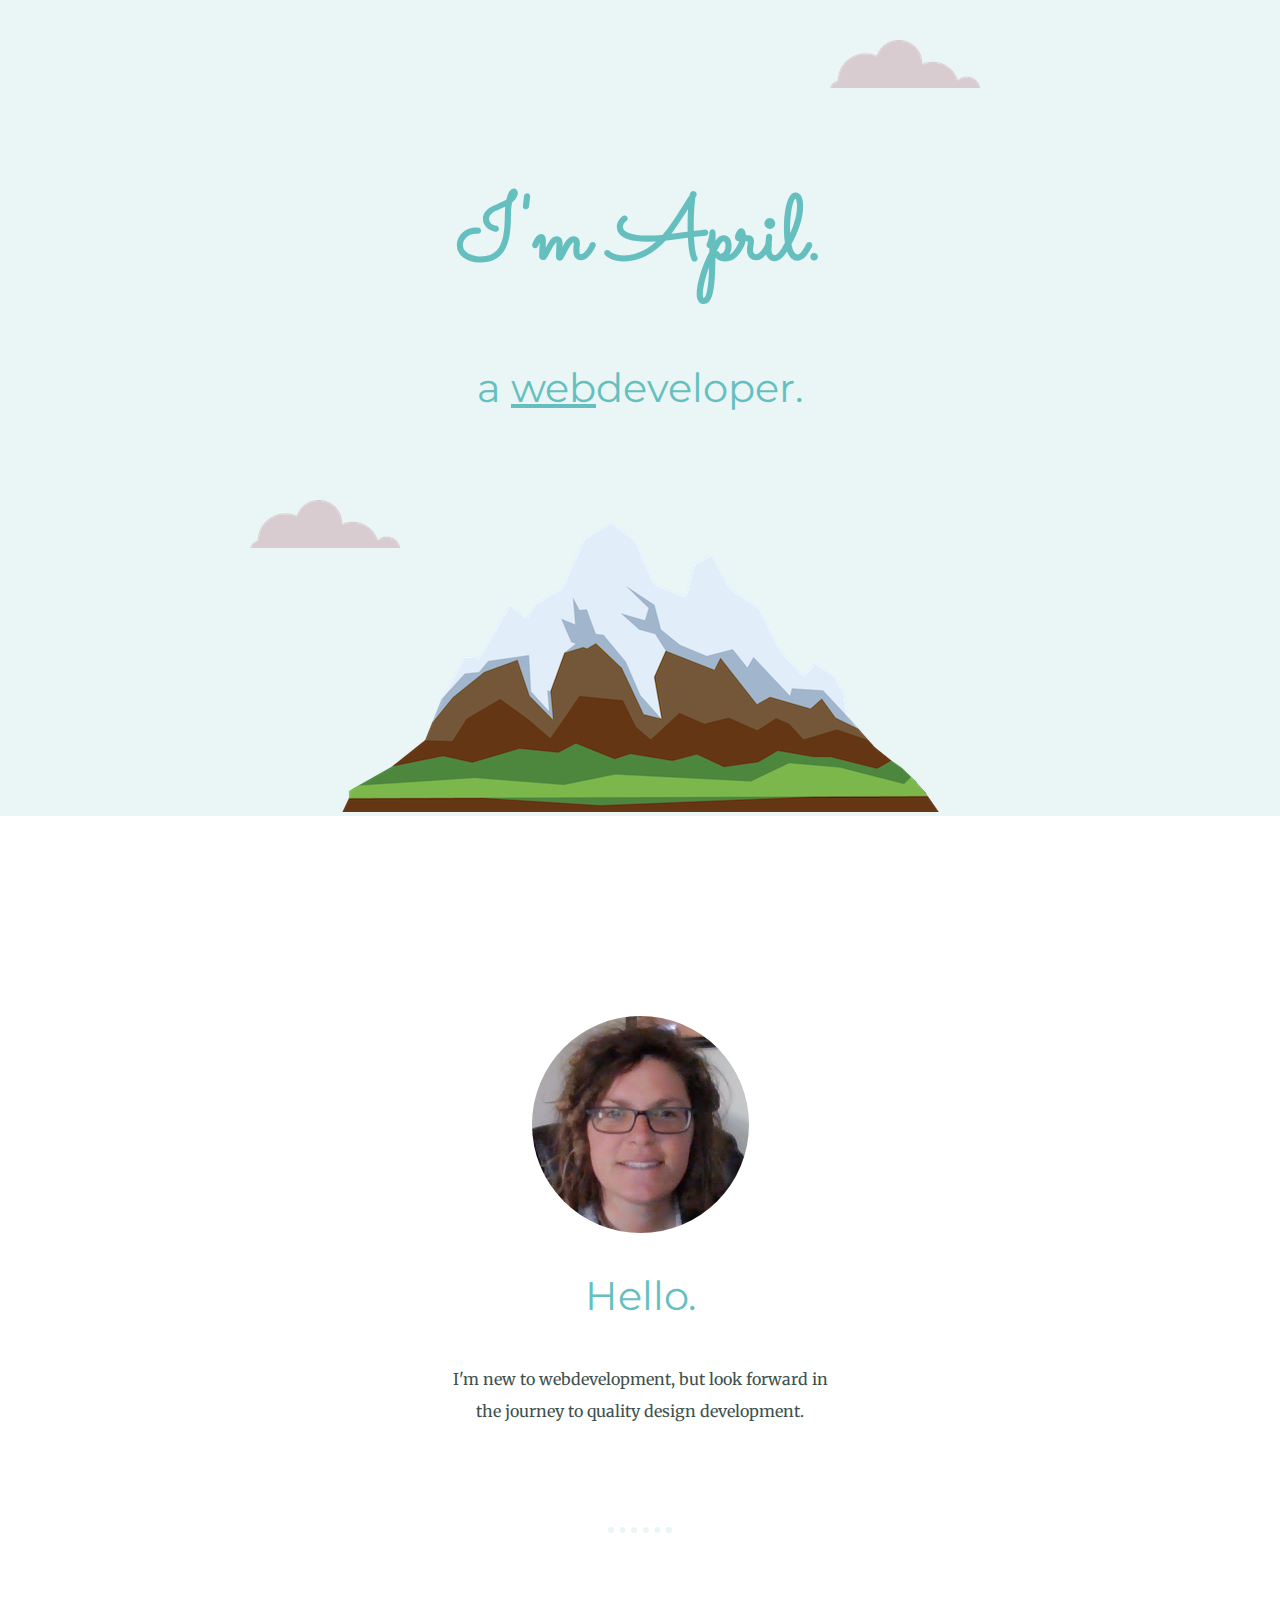
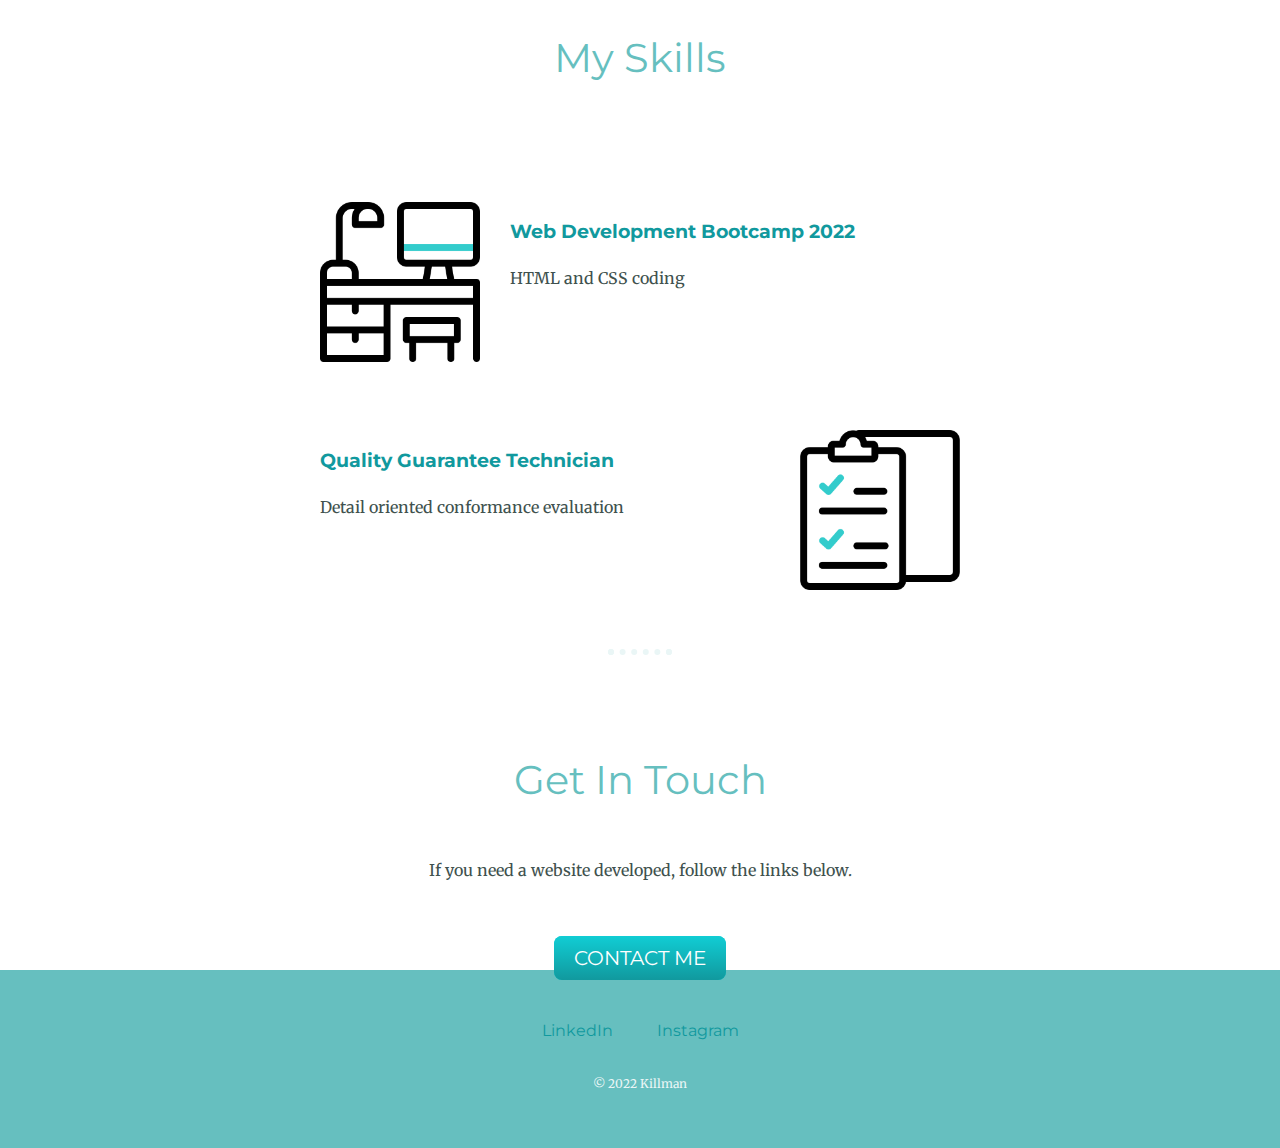
<file: CSS - My Site/index.html>
<!DOCTYPE html>
<html lang="en" dir="ltr">
  <head>
    <meta charset="utf-8">
    <title>April Killman</title>
    <link rel="stylesheet" href="css/styles.css">
    <link rel="icon" href="favicon (5).ico">
    <link rel="preconnect" href="https://fonts.googleapis.com">
    <link rel="preconnect" href="https://fonts.gstatic.com" crossorigin>
    <link href="https://fonts.googleapis.com/css2?family=Merriweather&family=Montserrat&family=Sacramento&display=swap" rel="stylesheet">
  </head>
<style>
</style>


  <body>
    <div class="top-container">
      <img class="top-cloud" src="images/cloud.png" alt="cloud.img">
      <h1>I'm April.</h1>
      <h2>a <span class="web">web</span>developer.</h2>
      <img class="bottom-cloud" src="images/cloud.png" alt="cloud-images">
      <img src="images/mountain.png" alt="mountain-img">
    </div>
    <div class="middle-container">
        <img class="april-picture" src="images/profile pic-modified.png" alt="april-picture">
        <h2>Hello.</h2>
        <p class="the-journey">I'm new to webdevelopment, but look forward in the journey to quality design development.</p>
      </div>
      <hr>
      <div class="skills">
      </div>
        <h2>My Skills</h2>
        <div class="skill-row">
          <img class="workplace-img"src="images/workplace.png"alt="workplace.img">
          <h3>Web Development Bootcamp 2022</h3>
          <p class="coding-skills">HTML and CSS coding</p>
        </div>
        <div class="skill-row">
          <img class="checklist-img"src="images/checklist.png"alt="checklist-img">
          <h3>Quality Guarantee Technician</h3>
          <p class="detail-evaluation">Detail oriented conformance evaluation</p>
        </div>
      <hr>
        <h2>Get In Touch</h2>
        <p class="contact-message">If you need a website developed, follow the links below.</p>
        <a class="btn"href="Contact Me.html">CONTACT ME</a>

    <div class="bottom-container">
      <a href="https://www.linkedin.com/in/april-killman-979966225/">LinkedIn</a>
      <a href="https://instagram.com/ficuldjstkllman?r=nametag">Instagram</a>

      <p class="copyright-name"> © 2022 Killman</p>
    </div>







</html>
</file>
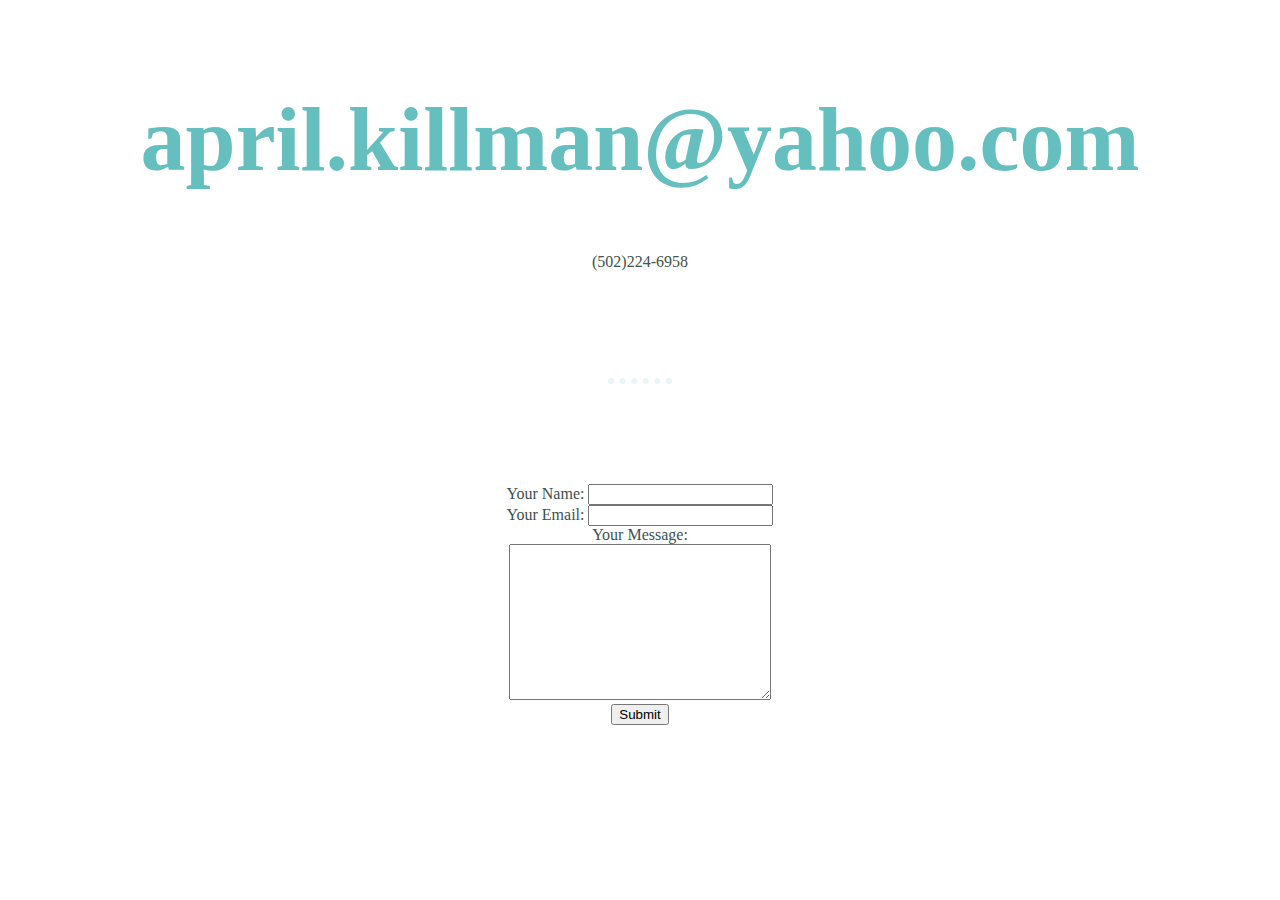
<file: Contact Me.html>
<!DOCTYPE html>
<html>
<head>
  <meta charset="utf-8">
  <title>Contact Me</title>
  <link rel="stylesheet" href="css/styles.css">
</head>
<body>
  <h1>april.killman@yahoo.com</h1>
  <p>(502)224-6958</p>
  <hr>
  <form action="mailto:april.killman@yahoo.com" method="post" enctype="text/plain">
    <label>Your Name:</label>
    <input type="text" name="yourname" value=""><br>
    <label>Your Email:</label>
    <input type="email" name="youremail" value=""><br>
    <label>Your Message:</label><br>
    <textarea name="yourmessage" rows="10" cols="30"></textarea><br>
    <input type="submit" name="">
  </form>
</body>
</html>
</file>
<file: CSS - My Site/css/styles.css>
body {
  margin: 0;
  color: #40514E;
  text-align: center;
  font-family: "Merriweather",serif;
}

h1 {
  font-size: 5.625rem;
  line-height: 2;
  margin: 50px auto 0 auto;
  font-family: "Sacramento", cursive;
  color:#66BFBF
}
h2 {
  font-size: 2.5rem;
  font-weight: normal;
  font-family: "Montserrat", sans-serif;
  color:#66BFBF;
  padding-bottom: 10px;
}
h3 {
  font-family: "Montserrat", sans-serif;
  color:#11999E
}
hr {
  border: dotted #EAF6F6 6px;
  border-bottom: none;
  width: 4%;
  margin: 100px auto;
}





.top-container {
background-color: #EAF6F6;
position: relative;
padding-top: 100px;
}
.top-cloud {
  position: absolute;
  right: 300px;
  top: 40px;
}
.bottom-cloud {
  position: absolute;
  left: 250px;
  top: 500px;
}
.web {
  text-decoration: underline;
}
.the-journey {
  width: 30%;
  margin: auto;
}
p {
  line-height: 2;
}

a {
  color: #11999e;
  font-family: "Montserrat", sans-serif;
  margin: 10px 20px;
  text-decoration: none;
}

a:hover {
  color: #EAF6F6;
}

.skill-row {
  width: 50%;
  margin: 100px auto 100px auto;
  text-align: left;
  padding: 10px;
}
.workplace-img {
  width: 25%;
  float: left;
  margin-right: 30px;

}
.checklist-img {
  width: 25%;
  float: right;
  margin-left: 30px;
}
.middle-container {
  margin: 100px 0;
}
.april-picture {
  padding-top: 100px;
}

.bottom-container {
  background-color: #66BFBF;
  padding: 50px 0 20px;
}

.contact-message {
  width: 40%;
  margin: 40px auto 60px;
}
.btn {
  background: #11CDD4;
  background-image: -webkit-linear-gradient(top, #11CDD4, #11999e);
  background-image: -moz-linear-gradient(top, #11CDD4, #11999e);
  background-image: -ms-linear-gradient(top, #11CDD4, #11999e);
  background-image: -o-linear-gradient(top, #11CDD4, #11999e);
  background-image: linear-gradient(to bottom, #11CDD4, #11999e);
  -webkit-border-radius: 8;
  -moz-border-radius: 8;
  border-radius: 8px;
  font-family: "Montserrat", sans-serif;
  color: #ffffff;
  font-size: 20px;
  padding: 10px 20px 10px 20px;
  text-decoration: none;
}

.btn:hover {
  background: #30e3cb;
  background-image: -webkit-linear-gradient(top, #30e3cb, #2bc4ad);
  background-image: -moz-linear-gradient(top, #30e3cb, #2bc4ad);
  background-image: -ms-linear-gradient(top, #30e3cb, #2bc4ad);
  background-image: -o-linear-gradient(top, #30e3cb, #2bc4ad);
  background-image: linear-gradient(to bottom, #30e3cb, #2bc4ad);
  text-decoration: none;
}





.copyright-name {
  color: #EAF6F6;
  font-size: 0.75rem;
  padding: 20px 0;
}
</file>
<file: css/styles.css>
body {
  margin: 0;
  color: #40514E;
  text-align: center;
  font-family: "Merriweather",serif;
}

h1 {
  font-size: 5.625rem;
  line-height: 2;
  margin: 50px auto 0 auto;
  font-family: "Sacramento", cursive;
  color:#66BFBF
}
h2 {
  font-size: 2.5rem;
  font-weight: normal;
  font-family: "Montserrat", sans-serif;
  color:#66BFBF;
  padding-bottom: 10px;
}
h3 {
  font-family: "Montserrat", sans-serif;
  color:#11999E
}
hr {
  border: dotted #EAF6F6 6px;
  border-bottom: none;
  width: 4%;
  margin: 100px auto;
}





.top-container {
background-color: #EAF6F6;
position: relative;
padding-top: 100px;
}
.top-cloud {
  position: absolute;
  right: 300px;
  top: 40px;
}
.bottom-cloud {
  position: absolute;
  left: 250px;
  top: 500px;
}
.web {
  text-decoration: underline;
}
.the-journey {
  width: 30%;
  margin: auto;
}
p {
  line-height: 2;
}

a {
  color: #11999e;
  font-family: "Montserrat", sans-serif;
  margin: 10px 20px;
  text-decoration: none;
}

a:hover {
  color: #EAF6F6;
}

.skill-row {
  width: 50%;
  margin: 100px auto 100px auto;
  text-align: left;
  padding: 10px;
}
.workplace-img {
  width: 25%;
  float: left;
  margin-right: 30px;

}
.checklist-img {
  width: 25%;
  float: right;
  margin-left: 30px;
}
.middle-container {
  margin: 100px 0;
}
.april-picture {
  padding-top: 100px;
}

.bottom-container {
  background-color: #66BFBF;
  padding: 50px 0 20px;
}

.contact-message {
  width: 40%;
  margin: 40px auto 60px;
}
.btn {
  background: #11CDD4;
  background-image: -webkit-linear-gradient(top, #11CDD4, #11999e);
  background-image: -moz-linear-gradient(top, #11CDD4, #11999e);
  background-image: -ms-linear-gradient(top, #11CDD4, #11999e);
  background-image: -o-linear-gradient(top, #11CDD4, #11999e);
  background-image: linear-gradient(to bottom, #11CDD4, #11999e);
  -webkit-border-radius: 8;
  -moz-border-radius: 8;
  border-radius: 8px;
  font-family: "Montserrat", sans-serif;
  color: #ffffff;
  font-size: 20px;
  padding: 10px 20px 10px 20px;
  text-decoration: none;
}

.btn:hover {
  background: #30e3cb;
  background-image: -webkit-linear-gradient(top, #30e3cb, #2bc4ad);
  background-image: -moz-linear-gradient(top, #30e3cb, #2bc4ad);
  background-image: -ms-linear-gradient(top, #30e3cb, #2bc4ad);
  background-image: -o-linear-gradient(top, #30e3cb, #2bc4ad);
  background-image: linear-gradient(to bottom, #30e3cb, #2bc4ad);
  text-decoration: none;
}





.copyright-name {
  color: #EAF6F6;
  font-size: 0.75rem;
  padding: 20px 0;
}
</file>
